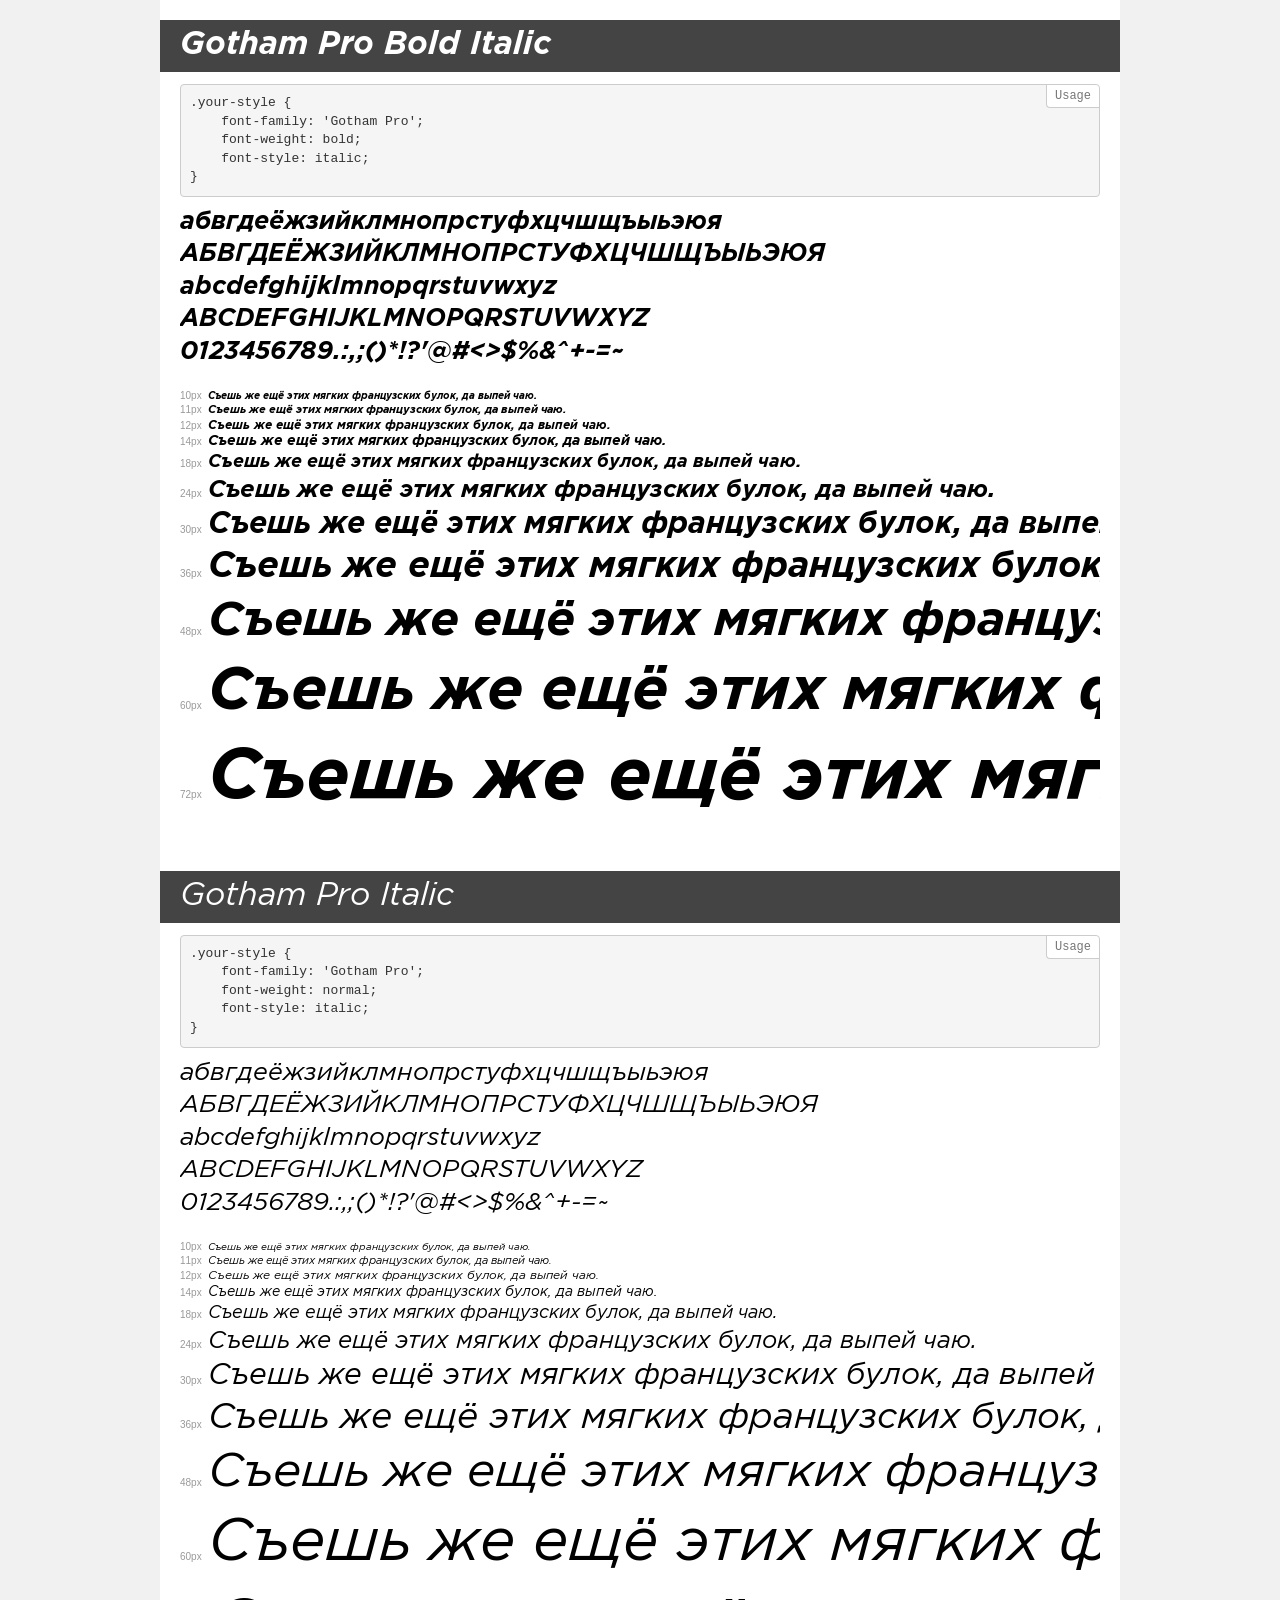
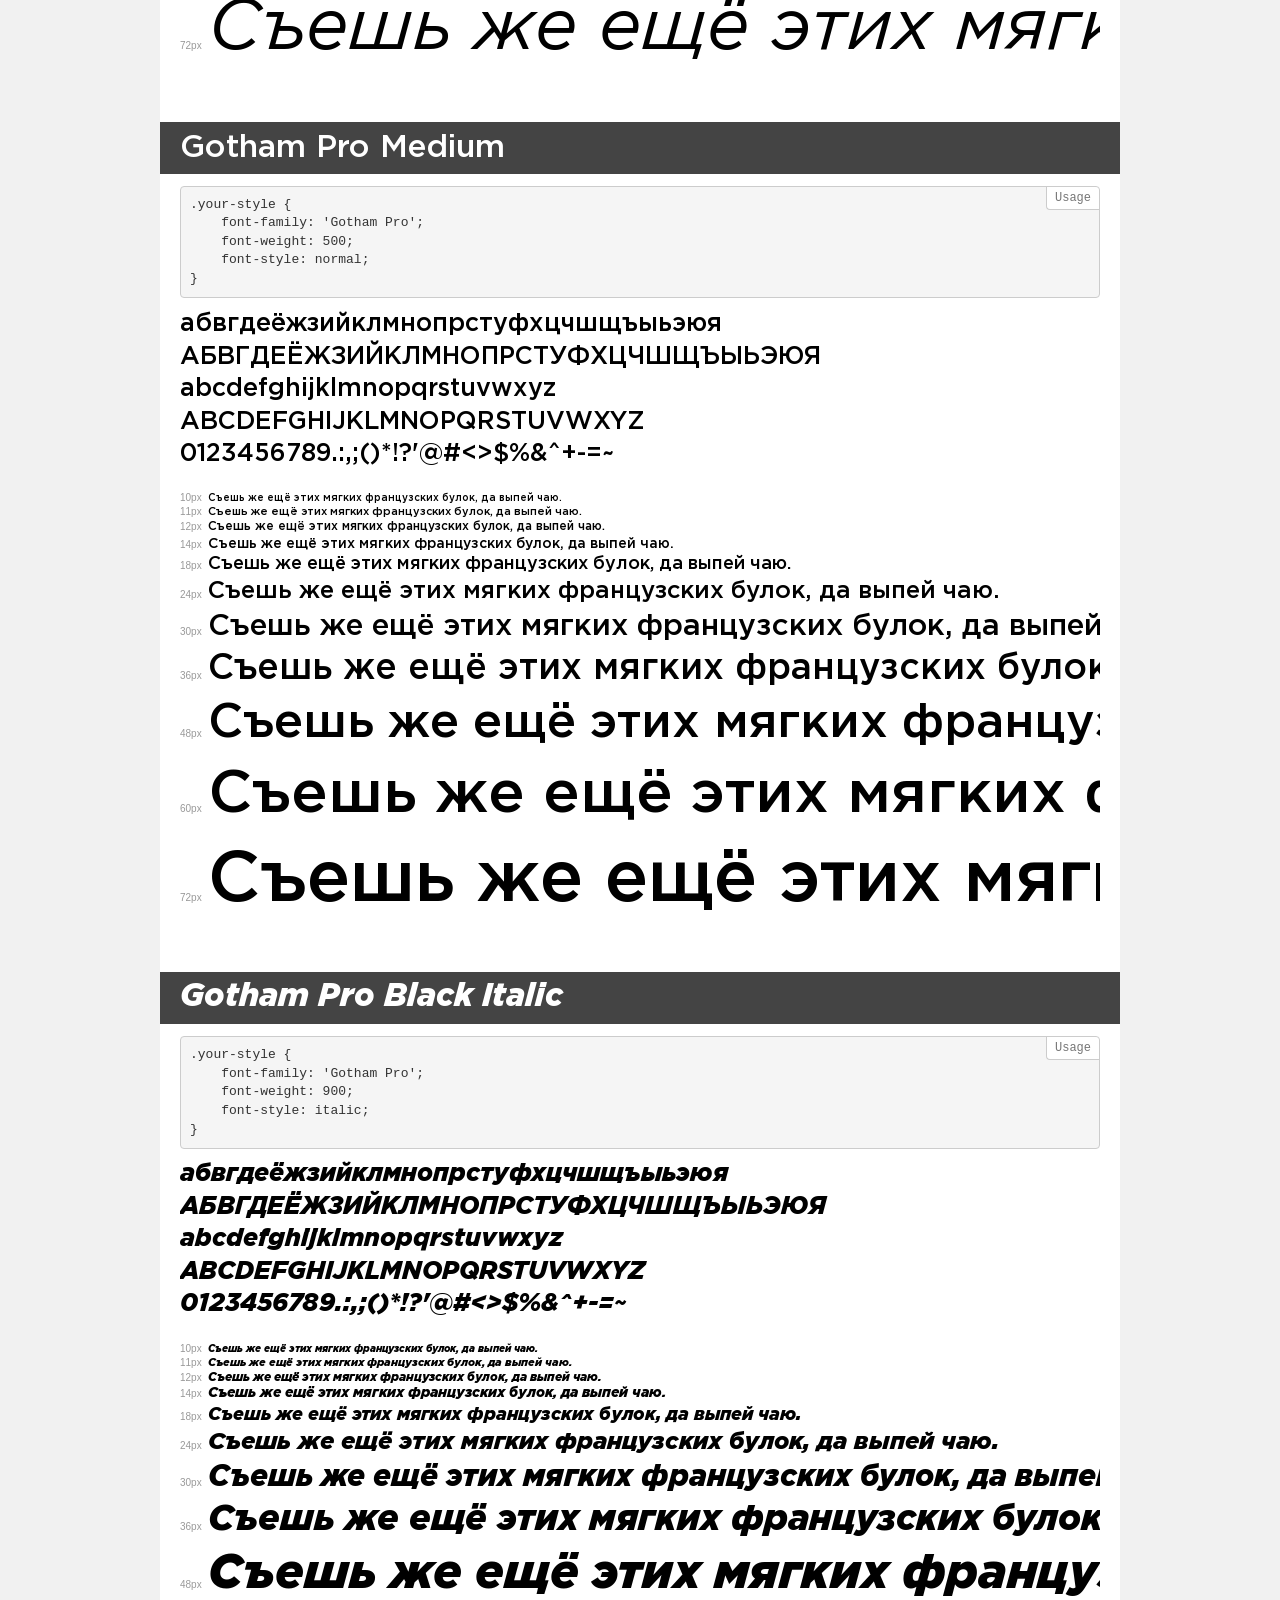
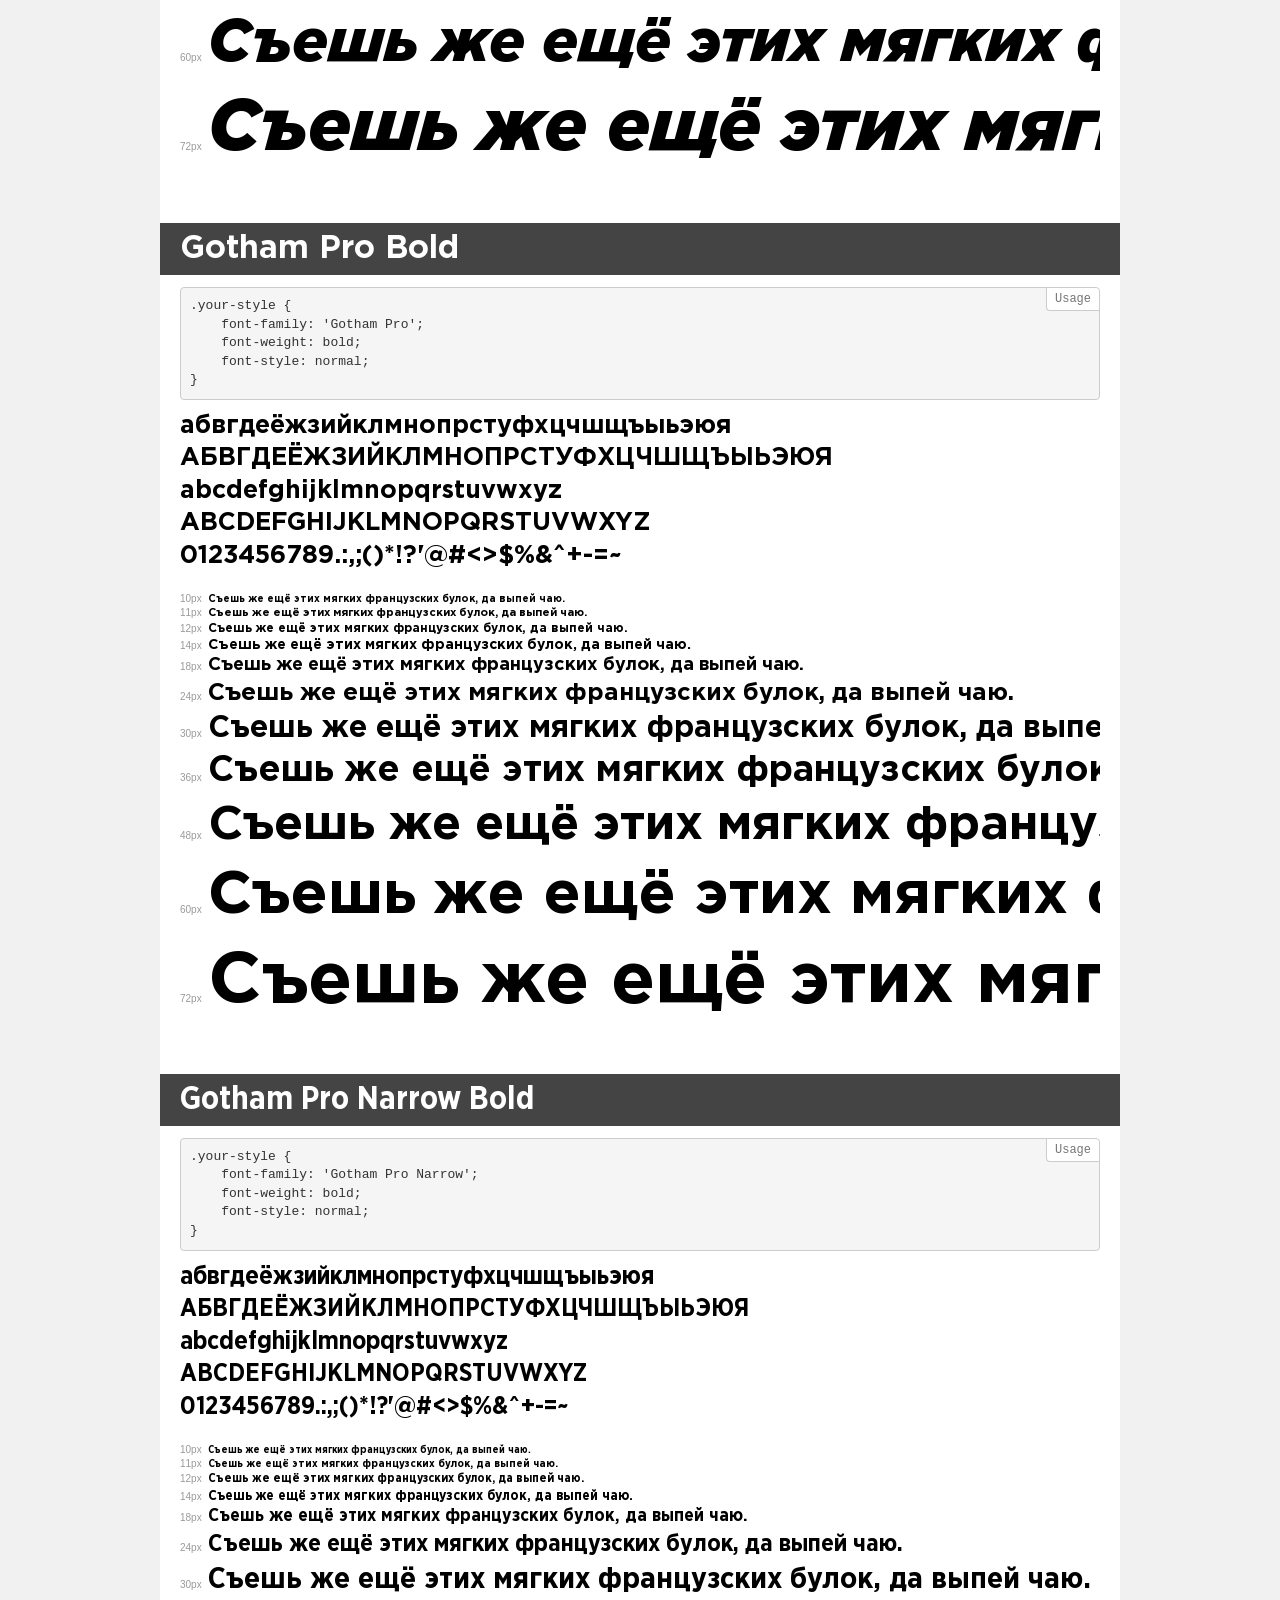
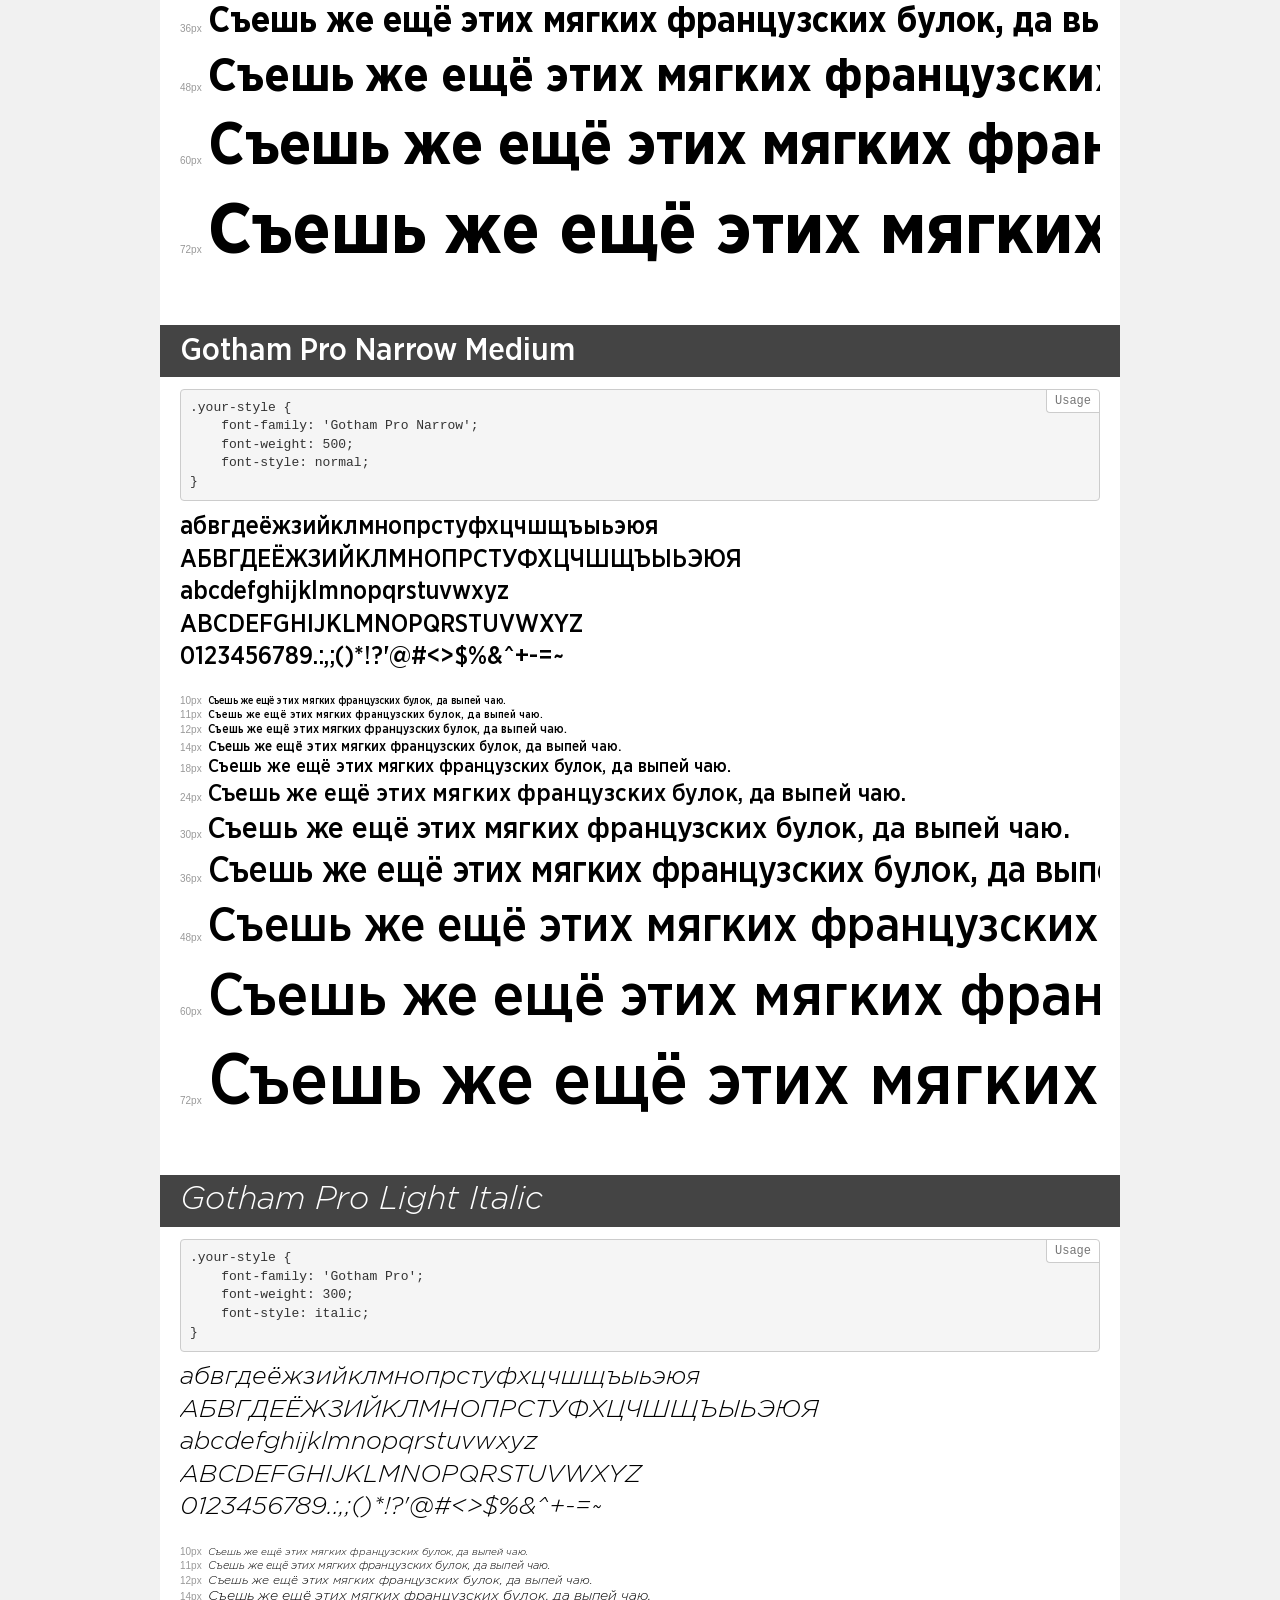
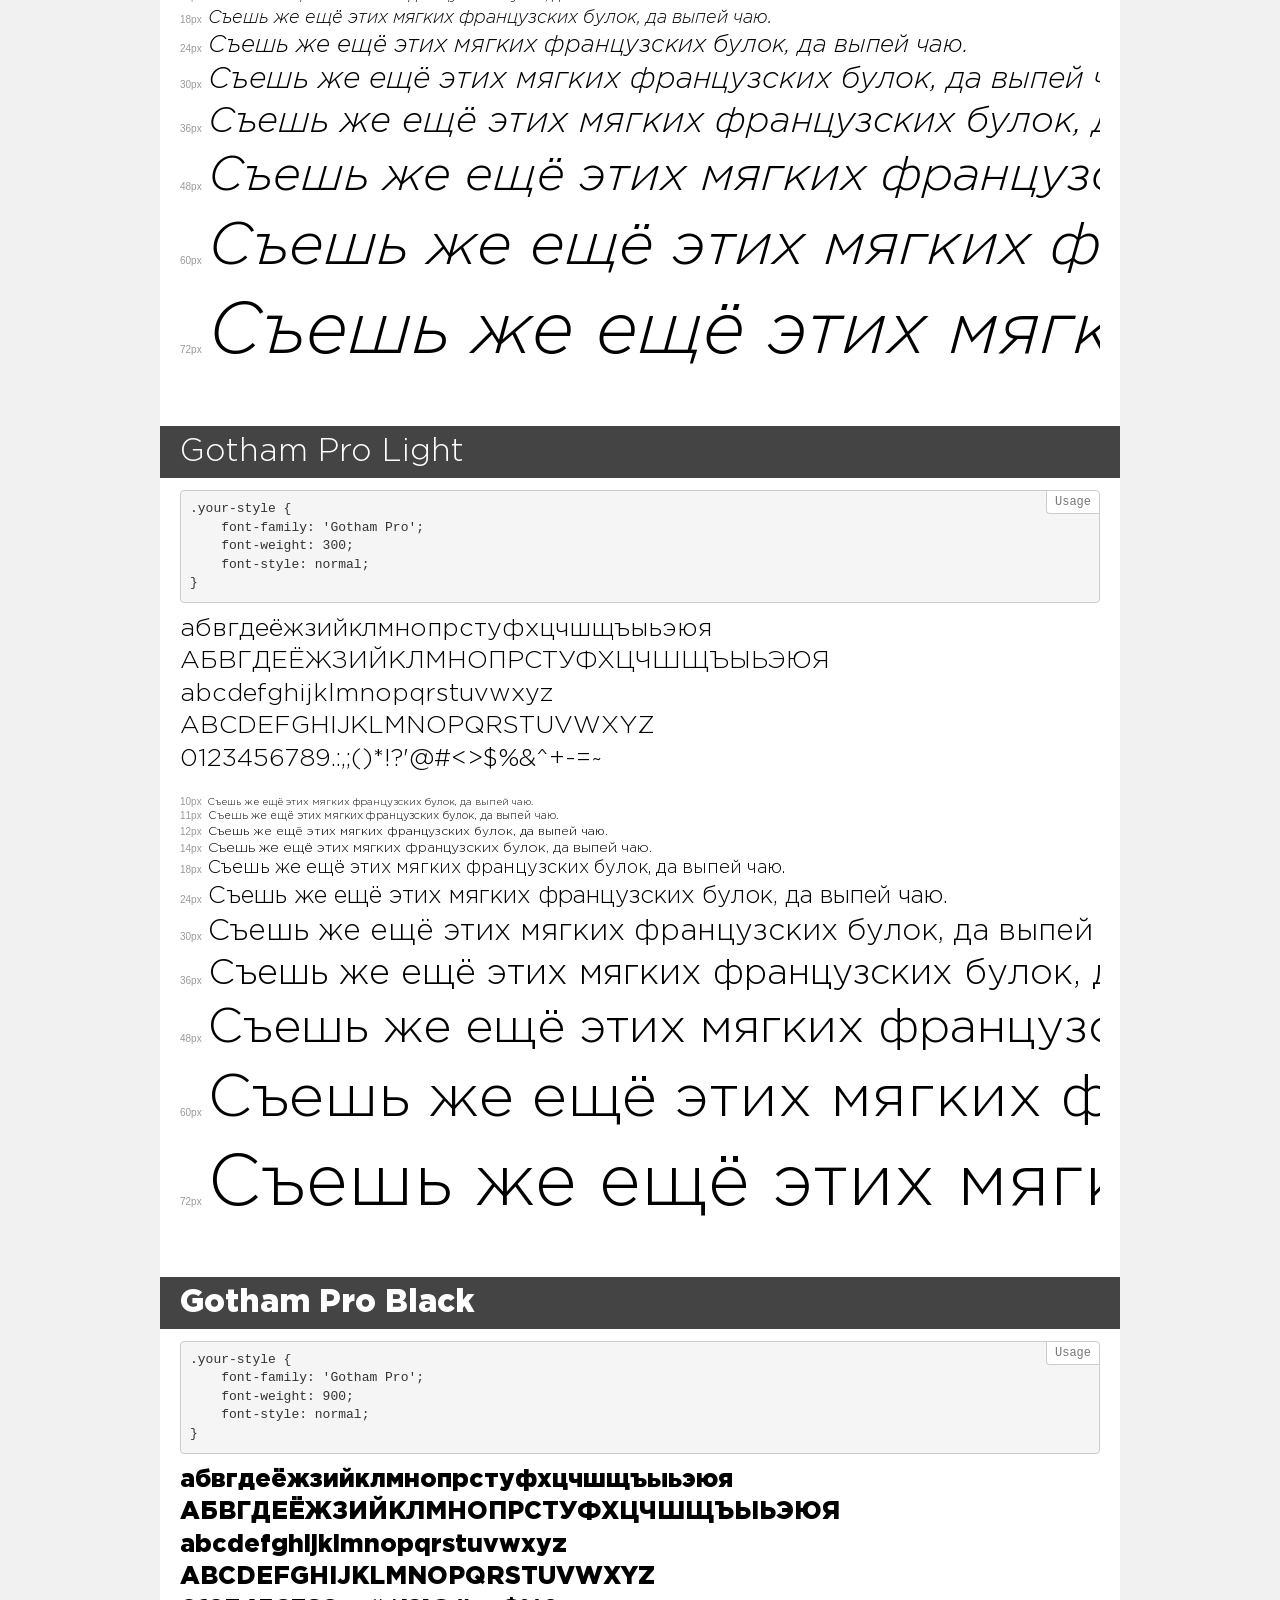
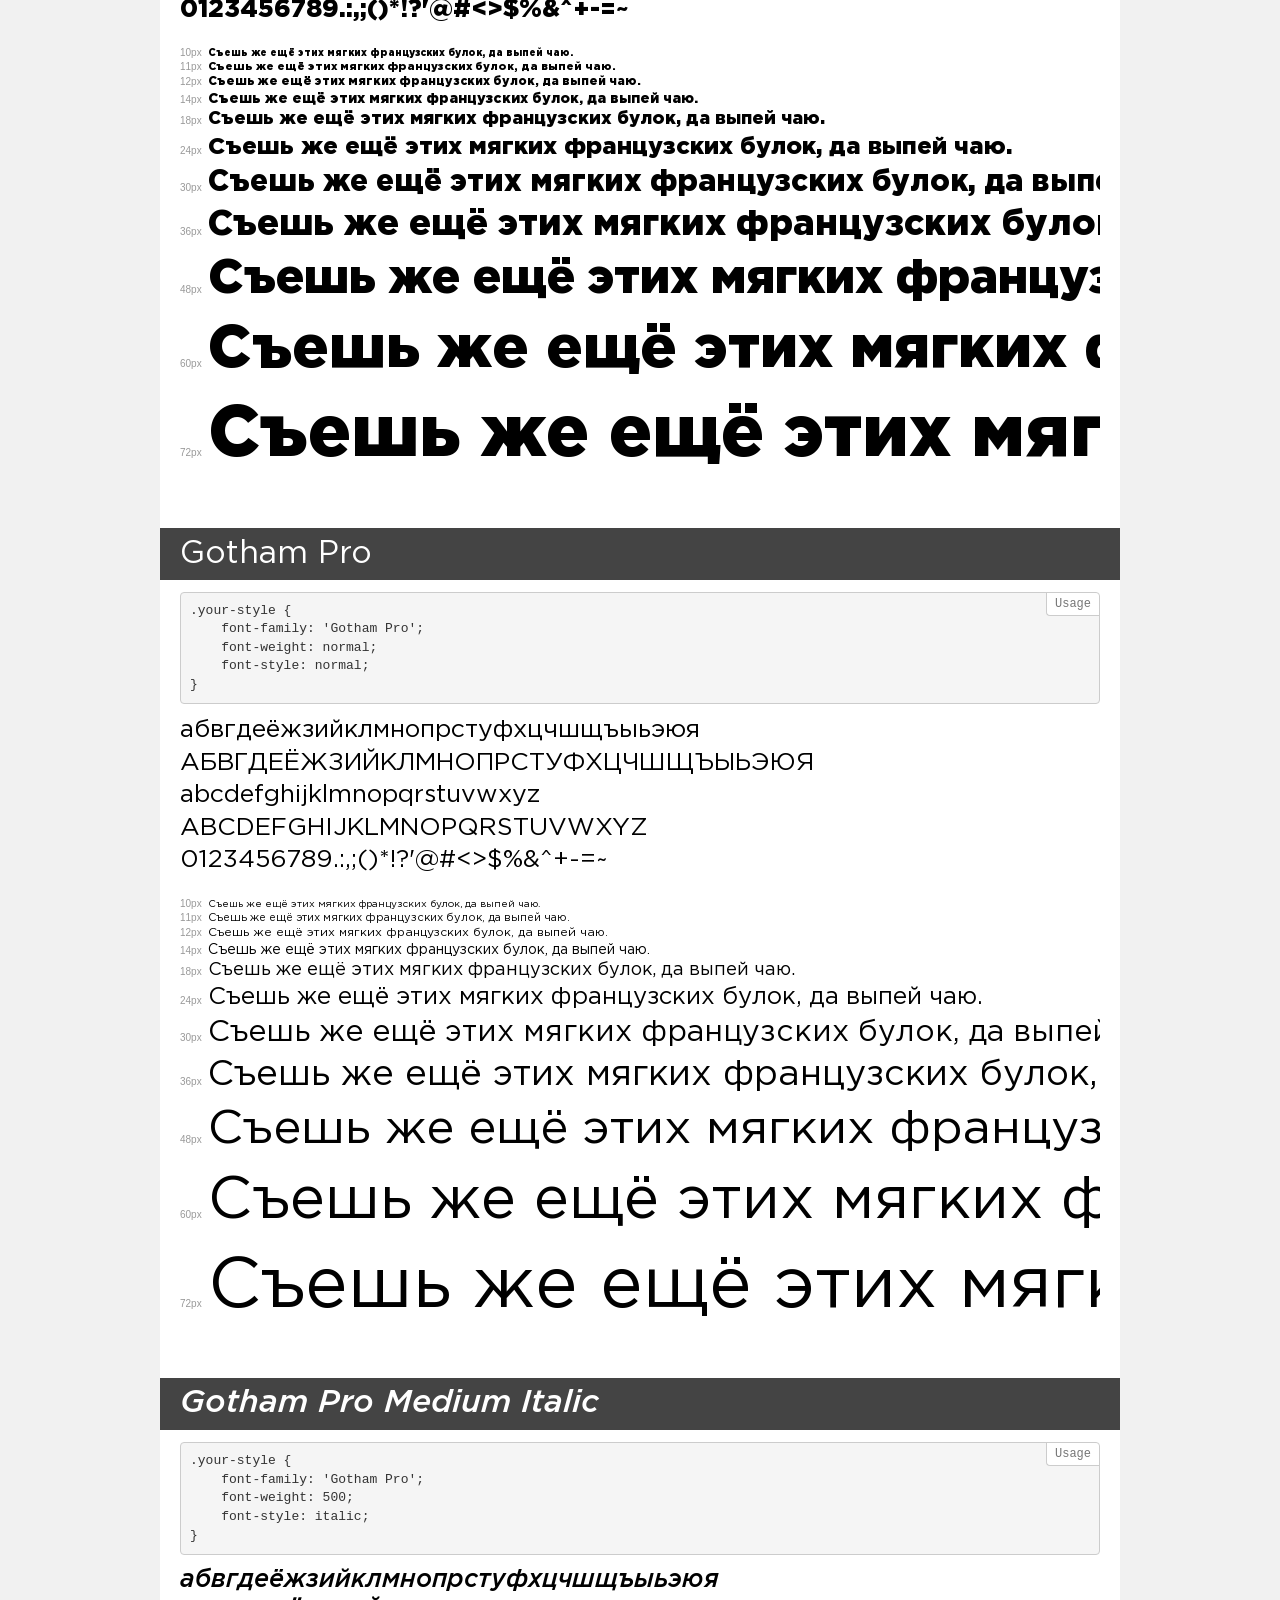
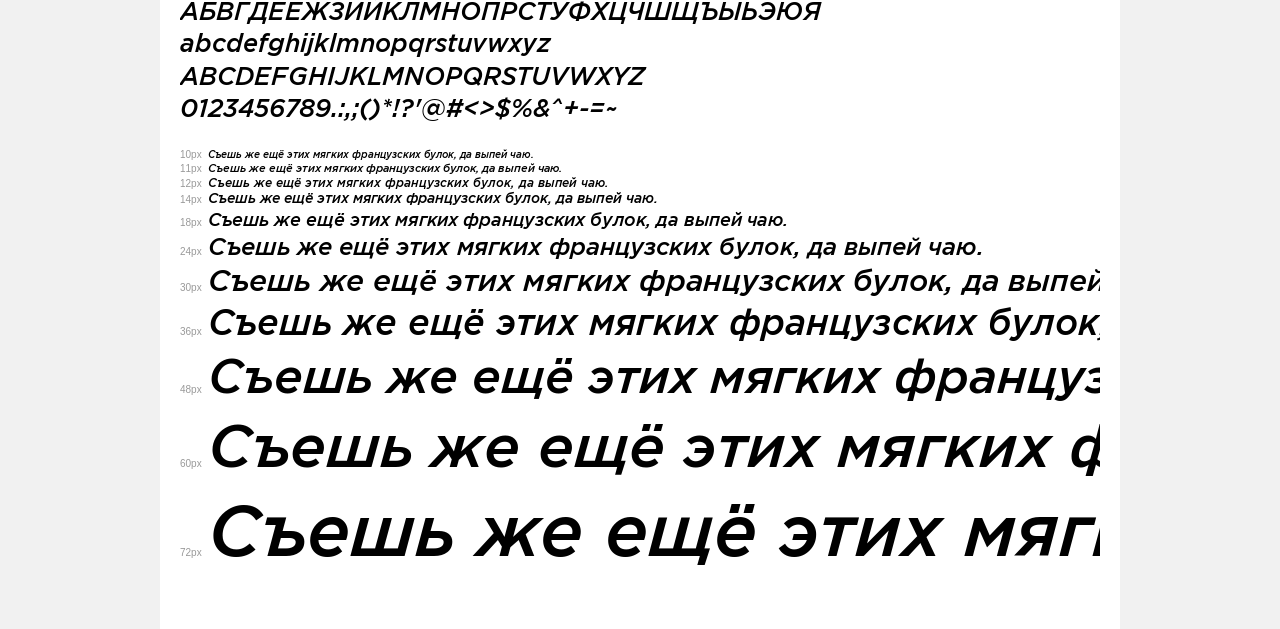
<file: vendor/fonts/demo.html>
<!DOCTYPE html>
<html>
<head>
	<meta charset="utf-8">
	<meta http-equiv="X-UA-Compatible" content="IE=edge">
	<meta name="viewport" content="width=device-width, initial-scale=1">
	<meta name="robots" content="noindex, noarchive">
	<title>Transfonter demo</title>
	<link href="stylesheet.css" rel="stylesheet">
	<style>
		/*
		http://meyerweb.com/eric/tools/css/reset/
		v2.0 | 20110126
		License: none (public domain)
		*/
		html, body, div, span, applet, object, iframe,
		h1, h2, h3, h4, h5, h6, p, blockquote, pre,
		a, abbr, acronym, address, big, cite, code,
		del, dfn, em, img, ins, kbd, q, s, samp,
		small, strike, strong, sub, sup, tt, var,
		b, u, i, center,
		dl, dt, dd, ol, ul, li,
		fieldset, form, label, legend,
		table, caption, tbody, tfoot, thead, tr, th, td,
		article, aside, canvas, details, embed,
		figure, figcaption, footer, header, hgroup,
		menu, nav, output, ruby, section, summary,
		time, mark, audio, video {
			margin: 0;
			padding: 0;
			border: 0;
			font-size: 100%;
			font: inherit;
			vertical-align: baseline;
		}
		/* HTML5 display-role reset for older browsers */
		article, aside, details, figcaption, figure,
		footer, header, hgroup, menu, nav, section {
			display: block;
		}
		body {
			line-height: 1;
		}
		ol, ul {
			list-style: none;
		}
		blockquote, q {
			quotes: none;
		}
		blockquote:before, blockquote:after,
		q:before, q:after {
			content: '';
			content: none;
		}
		table {
			border-collapse: collapse;
			border-spacing: 0;
		}
		/* common styles */
		body {
			background: #f1f1f1;
			color: #000;
		}
		.page {
			background: #fff;
			width: 920px;
			margin: 0 auto;
			padding: 20px 20px 0 20px;
			overflow: hidden;
		}
		.font-container {
			overflow-x: auto;
			overflow-y: hidden;
			margin-bottom: 40px;
			line-height: 1.3;
			white-space: nowrap;
			padding-bottom: 5px;
		}
		h1 {
			position: relative;
			background: #444;
			font-size: 32px;
			color: #fff;
			padding: 10px 20px;
			margin: 0 -20px 12px -20px;
		}
		.letters {
			font-size: 25px;
			margin-bottom: 20px;
		}
		.s10:before {
			content: '10px';
		}
		.s11:before {
			content: '11px';
		}
		.s12:before {
			content: '12px';
		}
		.s14:before {
			content: '14px';
		}
		.s18:before {
			content: '18px';
		}
		.s24:before {
			content: '24px';
		}
		.s30:before {
			content: '30px';
		}
		.s36:before {
			content: '36px';
		}
		.s48:before {
			content: '48px';
		}
		.s60:before {
			content: '60px';
		}
		.s72:before {
			content: '72px';
		}
		.s10:before, .s11:before, .s12:before, .s14:before,
		.s18:before, .s24:before, .s30:before, .s36:before,
		.s48:before, .s60:before, .s72:before {
			font-family: Arial, sans-serif;
			font-size: 10px;
			font-weight: normal;
			font-style: normal;
			color: #999;
			padding-right: 6px;
		}
		pre {
			display: block;
			position: relative;
			padding: 9px;
			margin: 0 0 10px;
			font-family: Monaco, Menlo, Consolas, "Courier New", monospace !important;
			font-size: 13px;
			line-height: 1.428571429;
			color: #333;
			font-weight: normal !important;
			font-style: normal !important;
			background-color: #f5f5f5;
			border: 1px solid #ccc;
			overflow-x: auto;
			border-radius: 4px;
		}
		pre:after {
			display: block;
			position: absolute;
			right: 0;
			top: 0;
			content: 'Usage';
			line-height: 1;
			padding: 5px 8px;
			font-size: 12px;
			color: #767676;
			background-color: #fff;
			border: 1px solid #ccc;
			border-right: none;
			border-top: none;
			border-radius: 0 4px 0 4px;
			z-index: 10;
		}
		/* responsive */
		@media (max-width: 959px) {
			.page {
				width: auto;
				margin: 0;
			}
		}
	</style>
</head>
<body>
<div class="page">
	<div class="demo" style="font-family: 'Gotham Pro'; font-weight: bold; font-style: italic;">
		<h1>Gotham Pro Bold Italic</h1>
		<pre>.your-style {
    font-family: 'Gotham Pro';
    font-weight: bold;
    font-style: italic;
}</pre>
		<div class="font-container">
			<p class="letters">
				абвгдеёжзийклмнопрстуфхцчшщъыьэюя <br />
				АБВГДЕЁЖЗИЙКЛМНОПРСТУФХЦЧШЩЪЫЬЭЮЯ <br />
				abcdefghijklmnopqrstuvwxyz <br />
				ABCDEFGHIJKLMNOPQRSTUVWXYZ <br />				0123456789.:,;()*!?'@#<>$%&^+-=~
			</p>
			<p class="s10" style="font-size: 10px;">Съешь же ещё этих мягких французских булок, да выпей чаю.</p>
			<p class="s11" style="font-size: 11px;">Съешь же ещё этих мягких французских булок, да выпей чаю.</p>
			<p class="s12" style="font-size: 12px;">Съешь же ещё этих мягких французских булок, да выпей чаю.</p>
			<p class="s14" style="font-size: 14px;">Съешь же ещё этих мягких французских булок, да выпей чаю.</p>
			<p class="s18" style="font-size: 18px;">Съешь же ещё этих мягких французских булок, да выпей чаю.</p>
			<p class="s24" style="font-size: 24px;">Съешь же ещё этих мягких французских булок, да выпей чаю.</p>
			<p class="s30" style="font-size: 30px;">Съешь же ещё этих мягких французских булок, да выпей чаю.</p>
			<p class="s36" style="font-size: 36px;">Съешь же ещё этих мягких французских булок, да выпей чаю.</p>
			<p class="s48" style="font-size: 48px;">Съешь же ещё этих мягких французских булок, да выпей чаю.</p>
			<p class="s60" style="font-size: 60px;">Съешь же ещё этих мягких французских булок, да выпей чаю.</p>
			<p class="s72" style="font-size: 72px;">Съешь же ещё этих мягких французских булок, да выпей чаю.</p>
		</div>
	</div>
	<div class="demo" style="font-family: 'Gotham Pro'; font-weight: normal; font-style: italic;">
		<h1>Gotham Pro Italic</h1>
		<pre>.your-style {
    font-family: 'Gotham Pro';
    font-weight: normal;
    font-style: italic;
}</pre>
		<div class="font-container">
			<p class="letters">
				абвгдеёжзийклмнопрстуфхцчшщъыьэюя <br />
				АБВГДЕЁЖЗИЙКЛМНОПРСТУФХЦЧШЩЪЫЬЭЮЯ <br />
				abcdefghijklmnopqrstuvwxyz <br />
				ABCDEFGHIJKLMNOPQRSTUVWXYZ <br />				0123456789.:,;()*!?'@#<>$%&^+-=~
			</p>
			<p class="s10" style="font-size: 10px;">Съешь же ещё этих мягких французских булок, да выпей чаю.</p>
			<p class="s11" style="font-size: 11px;">Съешь же ещё этих мягких французских булок, да выпей чаю.</p>
			<p class="s12" style="font-size: 12px;">Съешь же ещё этих мягких французских булок, да выпей чаю.</p>
			<p class="s14" style="font-size: 14px;">Съешь же ещё этих мягких французских булок, да выпей чаю.</p>
			<p class="s18" style="font-size: 18px;">Съешь же ещё этих мягких французских булок, да выпей чаю.</p>
			<p class="s24" style="font-size: 24px;">Съешь же ещё этих мягких французских булок, да выпей чаю.</p>
			<p class="s30" style="font-size: 30px;">Съешь же ещё этих мягких французских булок, да выпей чаю.</p>
			<p class="s36" style="font-size: 36px;">Съешь же ещё этих мягких французских булок, да выпей чаю.</p>
			<p class="s48" style="font-size: 48px;">Съешь же ещё этих мягких французских булок, да выпей чаю.</p>
			<p class="s60" style="font-size: 60px;">Съешь же ещё этих мягких французских булок, да выпей чаю.</p>
			<p class="s72" style="font-size: 72px;">Съешь же ещё этих мягких французских булок, да выпей чаю.</p>
		</div>
	</div>
	<div class="demo" style="font-family: 'Gotham Pro'; font-weight: 500; font-style: normal;">
		<h1>Gotham Pro Medium</h1>
		<pre>.your-style {
    font-family: 'Gotham Pro';
    font-weight: 500;
    font-style: normal;
}</pre>
		<div class="font-container">
			<p class="letters">
				абвгдеёжзийклмнопрстуфхцчшщъыьэюя <br />
				АБВГДЕЁЖЗИЙКЛМНОПРСТУФХЦЧШЩЪЫЬЭЮЯ <br />
				abcdefghijklmnopqrstuvwxyz <br />
				ABCDEFGHIJKLMNOPQRSTUVWXYZ <br />				0123456789.:,;()*!?'@#<>$%&^+-=~
			</p>
			<p class="s10" style="font-size: 10px;">Съешь же ещё этих мягких французских булок, да выпей чаю.</p>
			<p class="s11" style="font-size: 11px;">Съешь же ещё этих мягких французских булок, да выпей чаю.</p>
			<p class="s12" style="font-size: 12px;">Съешь же ещё этих мягких французских булок, да выпей чаю.</p>
			<p class="s14" style="font-size: 14px;">Съешь же ещё этих мягких французских булок, да выпей чаю.</p>
			<p class="s18" style="font-size: 18px;">Съешь же ещё этих мягких французских булок, да выпей чаю.</p>
			<p class="s24" style="font-size: 24px;">Съешь же ещё этих мягких французских булок, да выпей чаю.</p>
			<p class="s30" style="font-size: 30px;">Съешь же ещё этих мягких французских булок, да выпей чаю.</p>
			<p class="s36" style="font-size: 36px;">Съешь же ещё этих мягких французских булок, да выпей чаю.</p>
			<p class="s48" style="font-size: 48px;">Съешь же ещё этих мягких французских булок, да выпей чаю.</p>
			<p class="s60" style="font-size: 60px;">Съешь же ещё этих мягких французских булок, да выпей чаю.</p>
			<p class="s72" style="font-size: 72px;">Съешь же ещё этих мягких французских булок, да выпей чаю.</p>
		</div>
	</div>
	<div class="demo" style="font-family: 'Gotham Pro'; font-weight: 900; font-style: italic;">
		<h1>Gotham Pro Black Italic</h1>
		<pre>.your-style {
    font-family: 'Gotham Pro';
    font-weight: 900;
    font-style: italic;
}</pre>
		<div class="font-container">
			<p class="letters">
				абвгдеёжзийклмнопрстуфхцчшщъыьэюя <br />
				АБВГДЕЁЖЗИЙКЛМНОПРСТУФХЦЧШЩЪЫЬЭЮЯ <br />
				abcdefghijklmnopqrstuvwxyz <br />
				ABCDEFGHIJKLMNOPQRSTUVWXYZ <br />				0123456789.:,;()*!?'@#<>$%&^+-=~
			</p>
			<p class="s10" style="font-size: 10px;">Съешь же ещё этих мягких французских булок, да выпей чаю.</p>
			<p class="s11" style="font-size: 11px;">Съешь же ещё этих мягких французских булок, да выпей чаю.</p>
			<p class="s12" style="font-size: 12px;">Съешь же ещё этих мягких французских булок, да выпей чаю.</p>
			<p class="s14" style="font-size: 14px;">Съешь же ещё этих мягких французских булок, да выпей чаю.</p>
			<p class="s18" style="font-size: 18px;">Съешь же ещё этих мягких французских булок, да выпей чаю.</p>
			<p class="s24" style="font-size: 24px;">Съешь же ещё этих мягких французских булок, да выпей чаю.</p>
			<p class="s30" style="font-size: 30px;">Съешь же ещё этих мягких французских булок, да выпей чаю.</p>
			<p class="s36" style="font-size: 36px;">Съешь же ещё этих мягких французских булок, да выпей чаю.</p>
			<p class="s48" style="font-size: 48px;">Съешь же ещё этих мягких французских булок, да выпей чаю.</p>
			<p class="s60" style="font-size: 60px;">Съешь же ещё этих мягких французских булок, да выпей чаю.</p>
			<p class="s72" style="font-size: 72px;">Съешь же ещё этих мягких французских булок, да выпей чаю.</p>
		</div>
	</div>
	<div class="demo" style="font-family: 'Gotham Pro'; font-weight: bold; font-style: normal;">
		<h1>Gotham Pro Bold</h1>
		<pre>.your-style {
    font-family: 'Gotham Pro';
    font-weight: bold;
    font-style: normal;
}</pre>
		<div class="font-container">
			<p class="letters">
				абвгдеёжзийклмнопрстуфхцчшщъыьэюя <br />
				АБВГДЕЁЖЗИЙКЛМНОПРСТУФХЦЧШЩЪЫЬЭЮЯ <br />
				abcdefghijklmnopqrstuvwxyz <br />
				ABCDEFGHIJKLMNOPQRSTUVWXYZ <br />				0123456789.:,;()*!?'@#<>$%&^+-=~
			</p>
			<p class="s10" style="font-size: 10px;">Съешь же ещё этих мягких французских булок, да выпей чаю.</p>
			<p class="s11" style="font-size: 11px;">Съешь же ещё этих мягких французских булок, да выпей чаю.</p>
			<p class="s12" style="font-size: 12px;">Съешь же ещё этих мягких французских булок, да выпей чаю.</p>
			<p class="s14" style="font-size: 14px;">Съешь же ещё этих мягких французских булок, да выпей чаю.</p>
			<p class="s18" style="font-size: 18px;">Съешь же ещё этих мягких французских булок, да выпей чаю.</p>
			<p class="s24" style="font-size: 24px;">Съешь же ещё этих мягких французских булок, да выпей чаю.</p>
			<p class="s30" style="font-size: 30px;">Съешь же ещё этих мягких французских булок, да выпей чаю.</p>
			<p class="s36" style="font-size: 36px;">Съешь же ещё этих мягких французских булок, да выпей чаю.</p>
			<p class="s48" style="font-size: 48px;">Съешь же ещё этих мягких французских булок, да выпей чаю.</p>
			<p class="s60" style="font-size: 60px;">Съешь же ещё этих мягких французских булок, да выпей чаю.</p>
			<p class="s72" style="font-size: 72px;">Съешь же ещё этих мягких французских булок, да выпей чаю.</p>
		</div>
	</div>
	<div class="demo" style="font-family: 'Gotham Pro Narrow'; font-weight: bold; font-style: normal;">
		<h1>Gotham Pro Narrow Bold</h1>
		<pre>.your-style {
    font-family: 'Gotham Pro Narrow';
    font-weight: bold;
    font-style: normal;
}</pre>
		<div class="font-container">
			<p class="letters">
				абвгдеёжзийклмнопрстуфхцчшщъыьэюя <br />
				АБВГДЕЁЖЗИЙКЛМНОПРСТУФХЦЧШЩЪЫЬЭЮЯ <br />
				abcdefghijklmnopqrstuvwxyz <br />
				ABCDEFGHIJKLMNOPQRSTUVWXYZ <br />				0123456789.:,;()*!?'@#<>$%&^+-=~
			</p>
			<p class="s10" style="font-size: 10px;">Съешь же ещё этих мягких французских булок, да выпей чаю.</p>
			<p class="s11" style="font-size: 11px;">Съешь же ещё этих мягких французских булок, да выпей чаю.</p>
			<p class="s12" style="font-size: 12px;">Съешь же ещё этих мягких французских булок, да выпей чаю.</p>
			<p class="s14" style="font-size: 14px;">Съешь же ещё этих мягких французских булок, да выпей чаю.</p>
			<p class="s18" style="font-size: 18px;">Съешь же ещё этих мягких французских булок, да выпей чаю.</p>
			<p class="s24" style="font-size: 24px;">Съешь же ещё этих мягких французских булок, да выпей чаю.</p>
			<p class="s30" style="font-size: 30px;">Съешь же ещё этих мягких французских булок, да выпей чаю.</p>
			<p class="s36" style="font-size: 36px;">Съешь же ещё этих мягких французских булок, да выпей чаю.</p>
			<p class="s48" style="font-size: 48px;">Съешь же ещё этих мягких французских булок, да выпей чаю.</p>
			<p class="s60" style="font-size: 60px;">Съешь же ещё этих мягких французских булок, да выпей чаю.</p>
			<p class="s72" style="font-size: 72px;">Съешь же ещё этих мягких французских булок, да выпей чаю.</p>
		</div>
	</div>
	<div class="demo" style="font-family: 'Gotham Pro Narrow'; font-weight: 500; font-style: normal;">
		<h1>Gotham Pro Narrow Medium</h1>
		<pre>.your-style {
    font-family: 'Gotham Pro Narrow';
    font-weight: 500;
    font-style: normal;
}</pre>
		<div class="font-container">
			<p class="letters">
				абвгдеёжзийклмнопрстуфхцчшщъыьэюя <br />
				АБВГДЕЁЖЗИЙКЛМНОПРСТУФХЦЧШЩЪЫЬЭЮЯ <br />
				abcdefghijklmnopqrstuvwxyz <br />
				ABCDEFGHIJKLMNOPQRSTUVWXYZ <br />				0123456789.:,;()*!?'@#<>$%&^+-=~
			</p>
			<p class="s10" style="font-size: 10px;">Съешь же ещё этих мягких французских булок, да выпей чаю.</p>
			<p class="s11" style="font-size: 11px;">Съешь же ещё этих мягких французских булок, да выпей чаю.</p>
			<p class="s12" style="font-size: 12px;">Съешь же ещё этих мягких французских булок, да выпей чаю.</p>
			<p class="s14" style="font-size: 14px;">Съешь же ещё этих мягких французских булок, да выпей чаю.</p>
			<p class="s18" style="font-size: 18px;">Съешь же ещё этих мягких французских булок, да выпей чаю.</p>
			<p class="s24" style="font-size: 24px;">Съешь же ещё этих мягких французских булок, да выпей чаю.</p>
			<p class="s30" style="font-size: 30px;">Съешь же ещё этих мягких французских булок, да выпей чаю.</p>
			<p class="s36" style="font-size: 36px;">Съешь же ещё этих мягких французских булок, да выпей чаю.</p>
			<p class="s48" style="font-size: 48px;">Съешь же ещё этих мягких французских булок, да выпей чаю.</p>
			<p class="s60" style="font-size: 60px;">Съешь же ещё этих мягких французских булок, да выпей чаю.</p>
			<p class="s72" style="font-size: 72px;">Съешь же ещё этих мягких французских булок, да выпей чаю.</p>
		</div>
	</div>
	<div class="demo" style="font-family: 'Gotham Pro'; font-weight: 300; font-style: italic;">
		<h1>Gotham Pro Light Italic</h1>
		<pre>.your-style {
    font-family: 'Gotham Pro';
    font-weight: 300;
    font-style: italic;
}</pre>
		<div class="font-container">
			<p class="letters">
				абвгдеёжзийклмнопрстуфхцчшщъыьэюя <br />
				АБВГДЕЁЖЗИЙКЛМНОПРСТУФХЦЧШЩЪЫЬЭЮЯ <br />
				abcdefghijklmnopqrstuvwxyz <br />
				ABCDEFGHIJKLMNOPQRSTUVWXYZ <br />				0123456789.:,;()*!?'@#<>$%&^+-=~
			</p>
			<p class="s10" style="font-size: 10px;">Съешь же ещё этих мягких французских булок, да выпей чаю.</p>
			<p class="s11" style="font-size: 11px;">Съешь же ещё этих мягких французских булок, да выпей чаю.</p>
			<p class="s12" style="font-size: 12px;">Съешь же ещё этих мягких французских булок, да выпей чаю.</p>
			<p class="s14" style="font-size: 14px;">Съешь же ещё этих мягких французских булок, да выпей чаю.</p>
			<p class="s18" style="font-size: 18px;">Съешь же ещё этих мягких французских булок, да выпей чаю.</p>
			<p class="s24" style="font-size: 24px;">Съешь же ещё этих мягких французских булок, да выпей чаю.</p>
			<p class="s30" style="font-size: 30px;">Съешь же ещё этих мягких французских булок, да выпей чаю.</p>
			<p class="s36" style="font-size: 36px;">Съешь же ещё этих мягких французских булок, да выпей чаю.</p>
			<p class="s48" style="font-size: 48px;">Съешь же ещё этих мягких французских булок, да выпей чаю.</p>
			<p class="s60" style="font-size: 60px;">Съешь же ещё этих мягких французских булок, да выпей чаю.</p>
			<p class="s72" style="font-size: 72px;">Съешь же ещё этих мягких французских булок, да выпей чаю.</p>
		</div>
	</div>
	<div class="demo" style="font-family: 'Gotham Pro'; font-weight: 300; font-style: normal;">
		<h1>Gotham Pro Light</h1>
		<pre>.your-style {
    font-family: 'Gotham Pro';
    font-weight: 300;
    font-style: normal;
}</pre>
		<div class="font-container">
			<p class="letters">
				абвгдеёжзийклмнопрстуфхцчшщъыьэюя <br />
				АБВГДЕЁЖЗИЙКЛМНОПРСТУФХЦЧШЩЪЫЬЭЮЯ <br />
				abcdefghijklmnopqrstuvwxyz <br />
				ABCDEFGHIJKLMNOPQRSTUVWXYZ <br />				0123456789.:,;()*!?'@#<>$%&^+-=~
			</p>
			<p class="s10" style="font-size: 10px;">Съешь же ещё этих мягких французских булок, да выпей чаю.</p>
			<p class="s11" style="font-size: 11px;">Съешь же ещё этих мягких французских булок, да выпей чаю.</p>
			<p class="s12" style="font-size: 12px;">Съешь же ещё этих мягких французских булок, да выпей чаю.</p>
			<p class="s14" style="font-size: 14px;">Съешь же ещё этих мягких французских булок, да выпей чаю.</p>
			<p class="s18" style="font-size: 18px;">Съешь же ещё этих мягких французских булок, да выпей чаю.</p>
			<p class="s24" style="font-size: 24px;">Съешь же ещё этих мягких французских булок, да выпей чаю.</p>
			<p class="s30" style="font-size: 30px;">Съешь же ещё этих мягких французских булок, да выпей чаю.</p>
			<p class="s36" style="font-size: 36px;">Съешь же ещё этих мягких французских булок, да выпей чаю.</p>
			<p class="s48" style="font-size: 48px;">Съешь же ещё этих мягких французских булок, да выпей чаю.</p>
			<p class="s60" style="font-size: 60px;">Съешь же ещё этих мягких французских булок, да выпей чаю.</p>
			<p class="s72" style="font-size: 72px;">Съешь же ещё этих мягких французских булок, да выпей чаю.</p>
		</div>
	</div>
	<div class="demo" style="font-family: 'Gotham Pro'; font-weight: 900; font-style: normal;">
		<h1>Gotham Pro Black</h1>
		<pre>.your-style {
    font-family: 'Gotham Pro';
    font-weight: 900;
    font-style: normal;
}</pre>
		<div class="font-container">
			<p class="letters">
				абвгдеёжзийклмнопрстуфхцчшщъыьэюя <br />
				АБВГДЕЁЖЗИЙКЛМНОПРСТУФХЦЧШЩЪЫЬЭЮЯ <br />
				abcdefghijklmnopqrstuvwxyz <br />
				ABCDEFGHIJKLMNOPQRSTUVWXYZ <br />				0123456789.:,;()*!?'@#<>$%&^+-=~
			</p>
			<p class="s10" style="font-size: 10px;">Съешь же ещё этих мягких французских булок, да выпей чаю.</p>
			<p class="s11" style="font-size: 11px;">Съешь же ещё этих мягких французских булок, да выпей чаю.</p>
			<p class="s12" style="font-size: 12px;">Съешь же ещё этих мягких французских булок, да выпей чаю.</p>
			<p class="s14" style="font-size: 14px;">Съешь же ещё этих мягких французских булок, да выпей чаю.</p>
			<p class="s18" style="font-size: 18px;">Съешь же ещё этих мягких французских булок, да выпей чаю.</p>
			<p class="s24" style="font-size: 24px;">Съешь же ещё этих мягких французских булок, да выпей чаю.</p>
			<p class="s30" style="font-size: 30px;">Съешь же ещё этих мягких французских булок, да выпей чаю.</p>
			<p class="s36" style="font-size: 36px;">Съешь же ещё этих мягких французских булок, да выпей чаю.</p>
			<p class="s48" style="font-size: 48px;">Съешь же ещё этих мягких французских булок, да выпей чаю.</p>
			<p class="s60" style="font-size: 60px;">Съешь же ещё этих мягких французских булок, да выпей чаю.</p>
			<p class="s72" style="font-size: 72px;">Съешь же ещё этих мягких французских булок, да выпей чаю.</p>
		</div>
	</div>
	<div class="demo" style="font-family: 'Gotham Pro'; font-weight: normal; font-style: normal;">
		<h1>Gotham Pro</h1>
		<pre>.your-style {
    font-family: 'Gotham Pro';
    font-weight: normal;
    font-style: normal;
}</pre>
		<div class="font-container">
			<p class="letters">
				абвгдеёжзийклмнопрстуфхцчшщъыьэюя <br />
				АБВГДЕЁЖЗИЙКЛМНОПРСТУФХЦЧШЩЪЫЬЭЮЯ <br />
				abcdefghijklmnopqrstuvwxyz <br />
				ABCDEFGHIJKLMNOPQRSTUVWXYZ <br />				0123456789.:,;()*!?'@#<>$%&^+-=~
			</p>
			<p class="s10" style="font-size: 10px;">Съешь же ещё этих мягких французских булок, да выпей чаю.</p>
			<p class="s11" style="font-size: 11px;">Съешь же ещё этих мягких французских булок, да выпей чаю.</p>
			<p class="s12" style="font-size: 12px;">Съешь же ещё этих мягких французских булок, да выпей чаю.</p>
			<p class="s14" style="font-size: 14px;">Съешь же ещё этих мягких французских булок, да выпей чаю.</p>
			<p class="s18" style="font-size: 18px;">Съешь же ещё этих мягких французских булок, да выпей чаю.</p>
			<p class="s24" style="font-size: 24px;">Съешь же ещё этих мягких французских булок, да выпей чаю.</p>
			<p class="s30" style="font-size: 30px;">Съешь же ещё этих мягких французских булок, да выпей чаю.</p>
			<p class="s36" style="font-size: 36px;">Съешь же ещё этих мягких французских булок, да выпей чаю.</p>
			<p class="s48" style="font-size: 48px;">Съешь же ещё этих мягких французских булок, да выпей чаю.</p>
			<p class="s60" style="font-size: 60px;">Съешь же ещё этих мягких французских булок, да выпей чаю.</p>
			<p class="s72" style="font-size: 72px;">Съешь же ещё этих мягких французских булок, да выпей чаю.</p>
		</div>
	</div>
	<div class="demo" style="font-family: 'Gotham Pro'; font-weight: 500; font-style: italic;">
		<h1>Gotham Pro Medium Italic</h1>
		<pre>.your-style {
    font-family: 'Gotham Pro';
    font-weight: 500;
    font-style: italic;
}</pre>
		<div class="font-container">
			<p class="letters">
				абвгдеёжзийклмнопрстуфхцчшщъыьэюя <br />
				АБВГДЕЁЖЗИЙКЛМНОПРСТУФХЦЧШЩЪЫЬЭЮЯ <br />
				abcdefghijklmnopqrstuvwxyz <br />
				ABCDEFGHIJKLMNOPQRSTUVWXYZ <br />				0123456789.:,;()*!?'@#<>$%&^+-=~
			</p>
			<p class="s10" style="font-size: 10px;">Съешь же ещё этих мягких французских булок, да выпей чаю.</p>
			<p class="s11" style="font-size: 11px;">Съешь же ещё этих мягких французских булок, да выпей чаю.</p>
			<p class="s12" style="font-size: 12px;">Съешь же ещё этих мягких французских булок, да выпей чаю.</p>
			<p class="s14" style="font-size: 14px;">Съешь же ещё этих мягких французских булок, да выпей чаю.</p>
			<p class="s18" style="font-size: 18px;">Съешь же ещё этих мягких французских булок, да выпей чаю.</p>
			<p class="s24" style="font-size: 24px;">Съешь же ещё этих мягких французских булок, да выпей чаю.</p>
			<p class="s30" style="font-size: 30px;">Съешь же ещё этих мягких французских булок, да выпей чаю.</p>
			<p class="s36" style="font-size: 36px;">Съешь же ещё этих мягких французских булок, да выпей чаю.</p>
			<p class="s48" style="font-size: 48px;">Съешь же ещё этих мягких французских булок, да выпей чаю.</p>
			<p class="s60" style="font-size: 60px;">Съешь же ещё этих мягких французских булок, да выпей чаю.</p>
			<p class="s72" style="font-size: 72px;">Съешь же ещё этих мягких французских булок, да выпей чаю.</p>
		</div>
	</div>
</div>
</body>
</html>
</file>
<file: vendor/fonts/stylesheet.css>
/* This stylesheet generated by Transfonter (https://transfonter.org) on June 26, 2017 12:11 PM */

@font-face {
	font-family: 'Gotham Pro';
	src: url('GothamPro-BoldItalic.eot');
	src: local('Gotham Pro Bold Italic'), local('GothamPro-BoldItalic'),
		url('GothamPro-BoldItalic.eot?#iefix') format('embedded-opentype'),
		url('GothamPro-BoldItalic.woff') format('woff'),
		url('GothamPro-BoldItalic.ttf') format('truetype');
	font-weight: bold;
	font-style: italic;
}

@font-face {
	font-family: 'Gotham Pro';
	src: url('GothamPro-Italic.eot');
	src: local('Gotham Pro Italic'), local('GothamPro-Italic'),
		url('GothamPro-Italic.eot?#iefix') format('embedded-opentype'),
		url('GothamPro-Italic.woff') format('woff'),
		url('GothamPro-Italic.ttf') format('truetype');
	font-weight: normal;
	font-style: italic;
}

@font-face {
	font-family: 'Gotham Pro';
	src: url('GothamPro-Medium.eot');
	src: local('Gotham Pro Medium'), local('GothamPro-Medium'),
		url('GothamPro-Medium.eot?#iefix') format('embedded-opentype'),
		url('GothamPro-Medium.woff') format('woff'),
		url('GothamPro-Medium.ttf') format('truetype');
	font-weight: 500;
	font-style: normal;
}

@font-face {
	font-family: 'Gotham Pro';
	src: url('GothamPro-BlackItalic.eot');
	src: local('Gotham Pro Black Italic'), local('GothamPro-BlackItalic'),
		url('GothamPro-BlackItalic.eot?#iefix') format('embedded-opentype'),
		url('GothamPro-BlackItalic.woff') format('woff'),
		url('GothamPro-BlackItalic.ttf') format('truetype');
	font-weight: 900;
	font-style: italic;
}

@font-face {
	font-family: 'Gotham Pro';
	src: url('GothamPro-Bold.eot');
	src: local('Gotham Pro Bold'), local('GothamPro-Bold'),
		url('GothamPro-Bold.eot?#iefix') format('embedded-opentype'),
		url('GothamPro-Bold.woff') format('woff'),
		url('GothamPro-Bold.ttf') format('truetype');
	font-weight: bold;
	font-style: normal;
}

@font-face {
	font-family: 'Gotham Pro Narrow';
	src: url('GothamProNarrow-Bold.eot');
	src: local('Gotham Pro Narrow Bold'), local('GothamProNarrow-Bold'),
		url('GothamProNarrow-Bold.eot?#iefix') format('embedded-opentype'),
		url('GothamProNarrow-Bold.woff') format('woff'),
		url('GothamProNarrow-Bold.ttf') format('truetype');
	font-weight: bold;
	font-style: normal;
}

@font-face {
	font-family: 'Gotham Pro Narrow';
	src: url('GothamProNarrow-Medium.eot');
	src: local('Gotham Pro Narrow Medium'), local('GothamProNarrow-Medium'),
		url('GothamProNarrow-Medium.eot?#iefix') format('embedded-opentype'),
		url('GothamProNarrow-Medium.woff') format('woff'),
		url('GothamProNarrow-Medium.ttf') format('truetype');
	font-weight: 500;
	font-style: normal;
}

@font-face {
	font-family: 'Gotham Pro';
	src: url('GothamPro-LightItalic.eot');
	src: local('Gotham Pro Light Italic'), local('GothamPro-LightItalic'),
		url('GothamPro-LightItalic.eot?#iefix') format('embedded-opentype'),
		url('GothamPro-LightItalic.woff') format('woff'),
		url('GothamPro-LightItalic.ttf') format('truetype');
	font-weight: 300;
	font-style: italic;
}

@font-face {
	font-family: 'Gotham Pro';
	src: url('GothamPro-Light.eot');
	src: local('Gotham Pro Light'), local('GothamPro-Light'),
		url('GothamPro-Light.eot?#iefix') format('embedded-opentype'),
		url('GothamPro-Light.woff') format('woff'),
		url('GothamPro-Light.ttf') format('truetype');
	font-weight: 300;
	font-style: normal;
}

@font-face {
	font-family: 'Gotham Pro';
	src: url('GothamPro-Black.eot');
	src: local('Gotham Pro Black'), local('GothamPro-Black'),
		url('GothamPro-Black.eot?#iefix') format('embedded-opentype'),
		url('GothamPro-Black.woff') format('woff'),
		url('GothamPro-Black.ttf') format('truetype');
	font-weight: 900;
	font-style: normal;
}

@font-face {
	font-family: 'Gotham Pro';
	src: url('GothamPro.eot');
	src: local('Gotham Pro'), local('GothamPro'),
		url('GothamPro.eot?#iefix') format('embedded-opentype'),
		url('GothamPro.woff') format('woff'),
		url('GothamPro.ttf') format('truetype');
	font-weight: normal;
	font-style: normal;
}

@font-face {
	font-family: 'Gotham Pro';
	src: url('GothamPro-MediumItalic.eot');
	src: local('Gotham Pro Medium Italic'), local('GothamPro-MediumItalic'),
		url('GothamPro-MediumItalic.eot?#iefix') format('embedded-opentype'),
		url('GothamPro-MediumItalic.woff') format('woff'),
		url('GothamPro-MediumItalic.ttf') format('truetype');
	font-weight: 500;
	font-style: italic;
}
</file>
